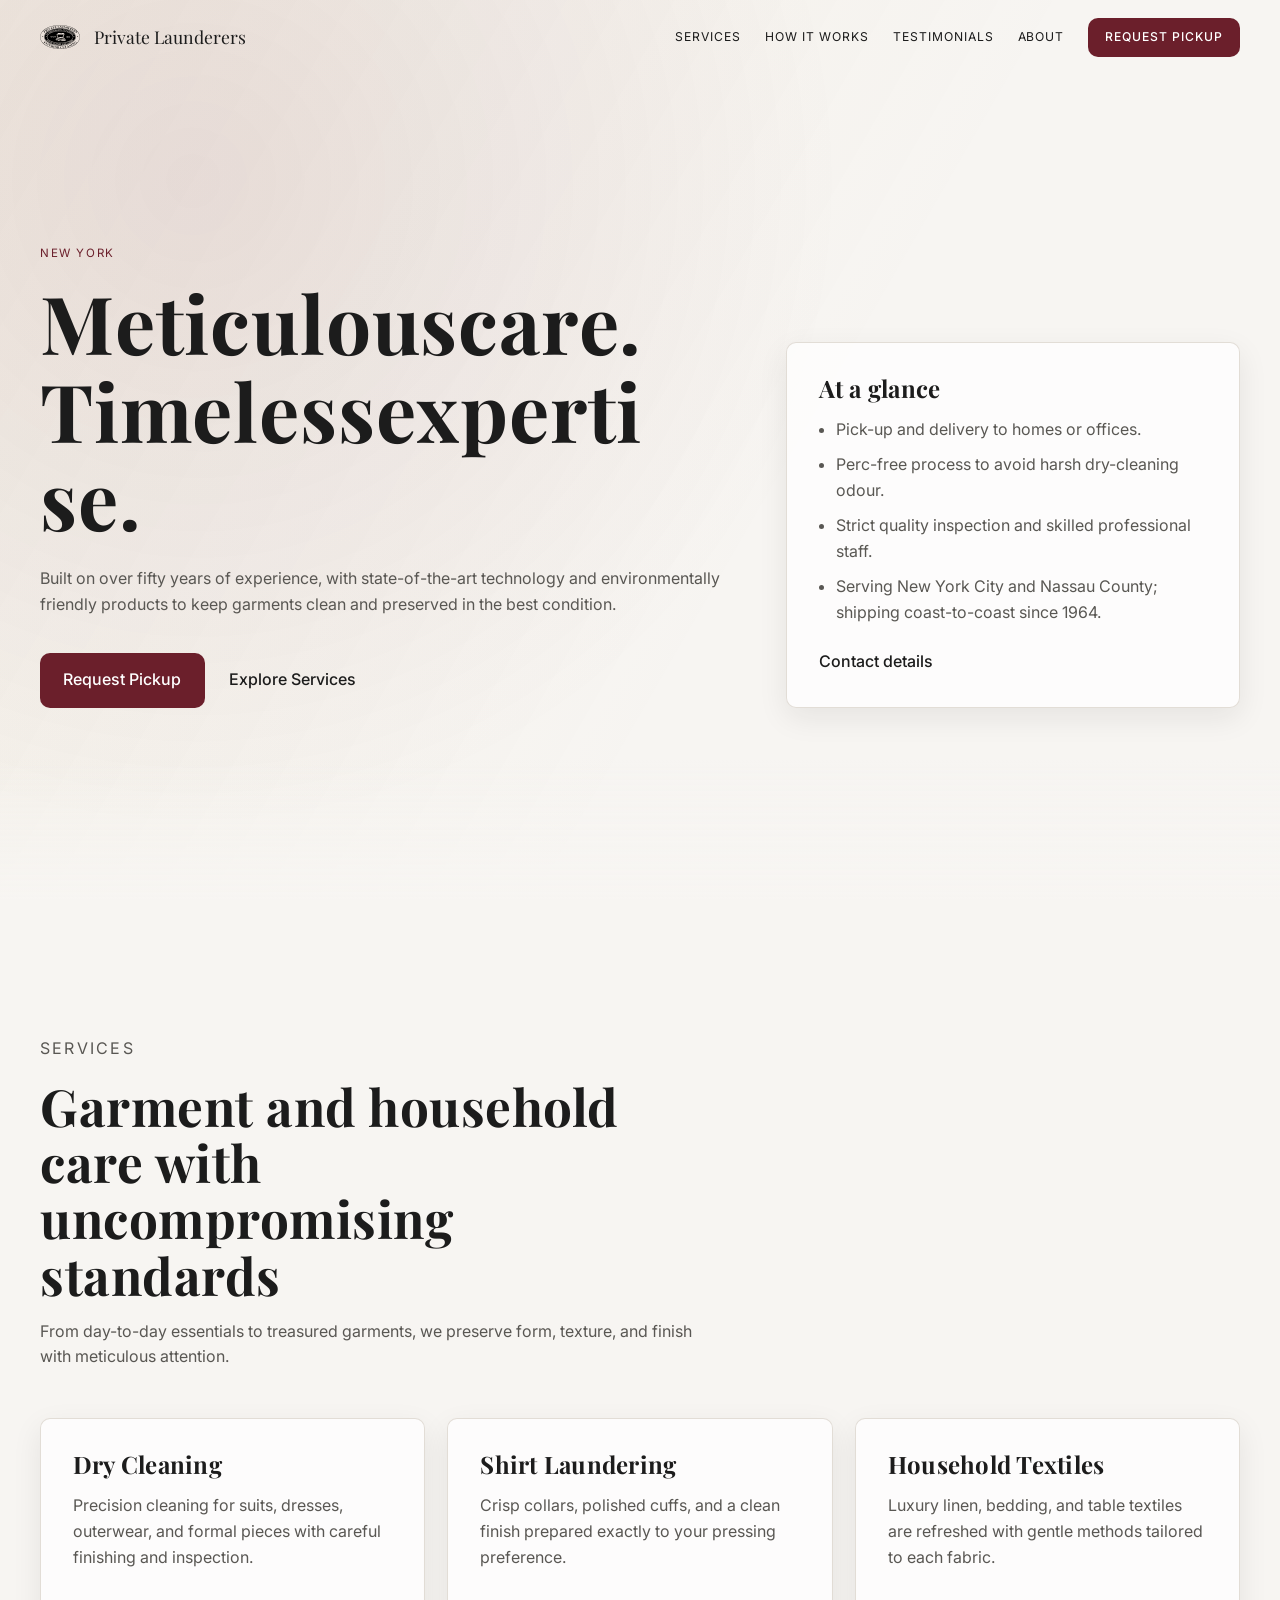
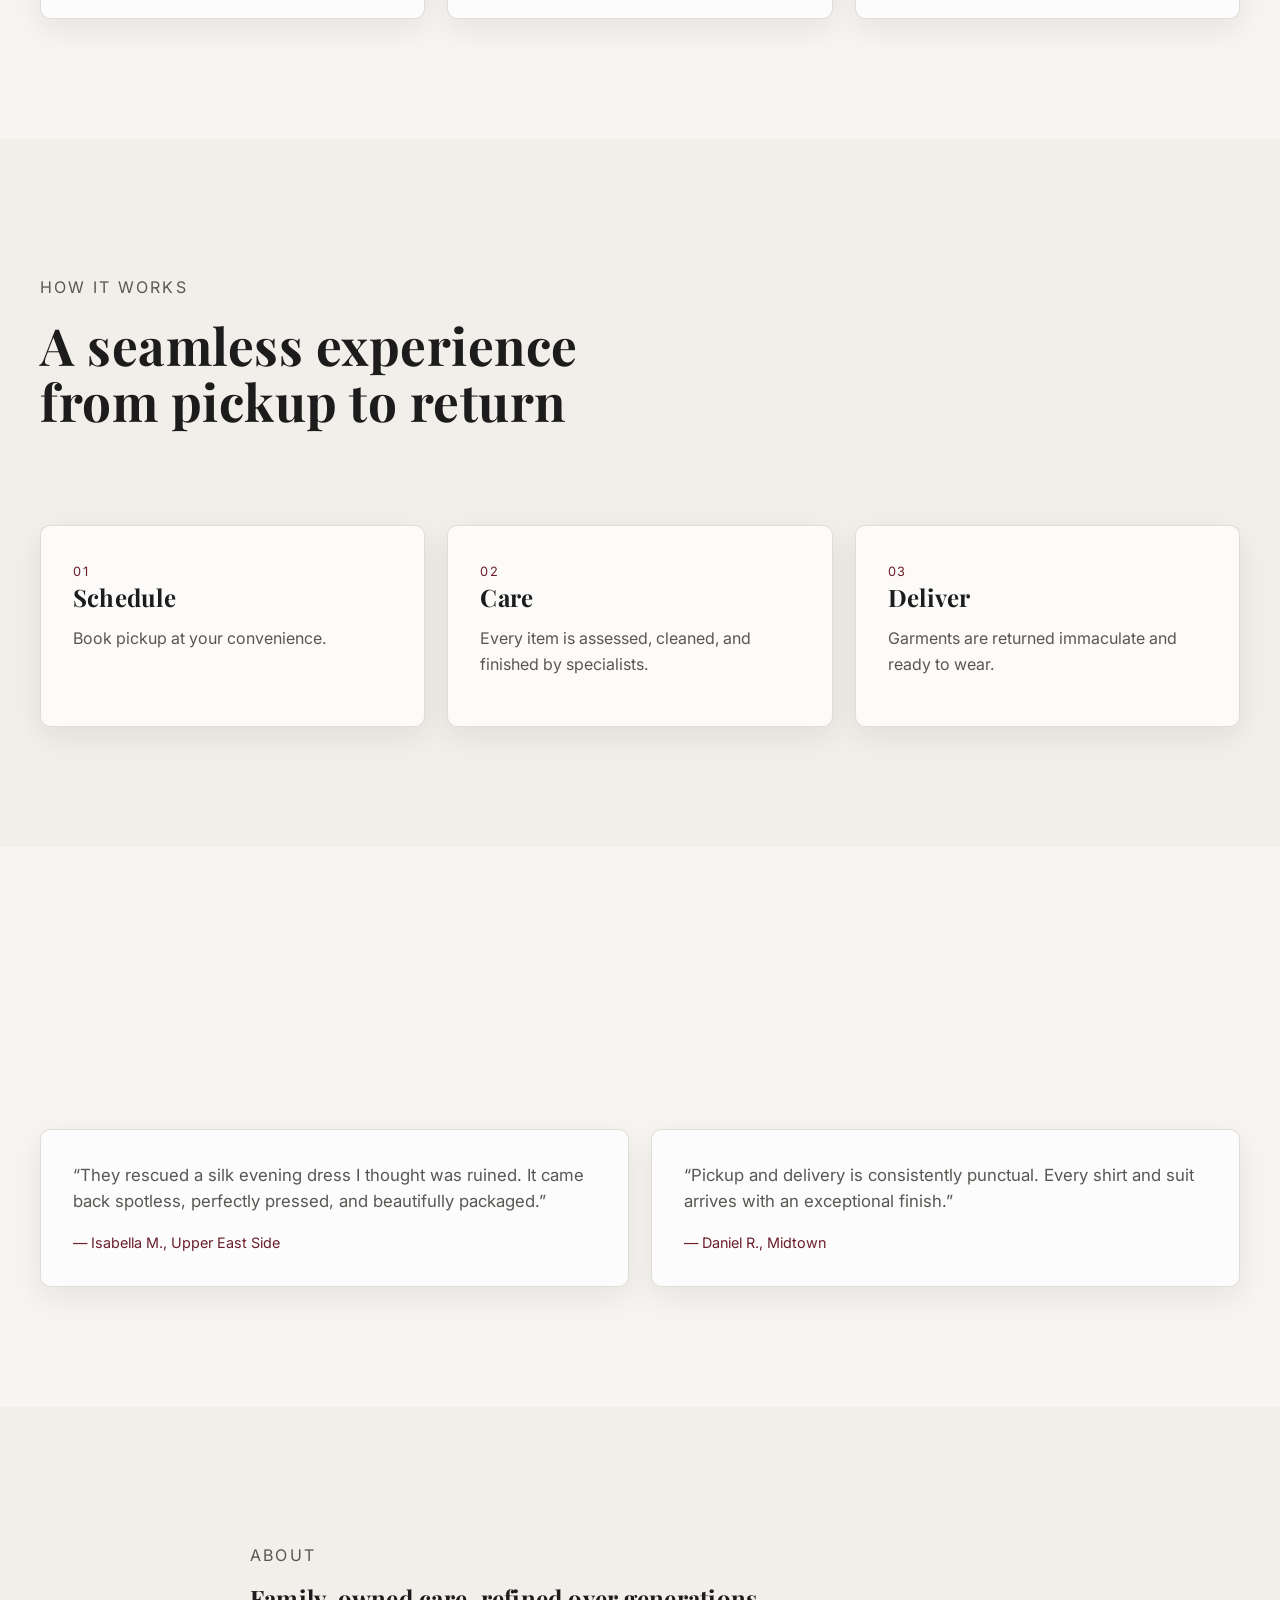
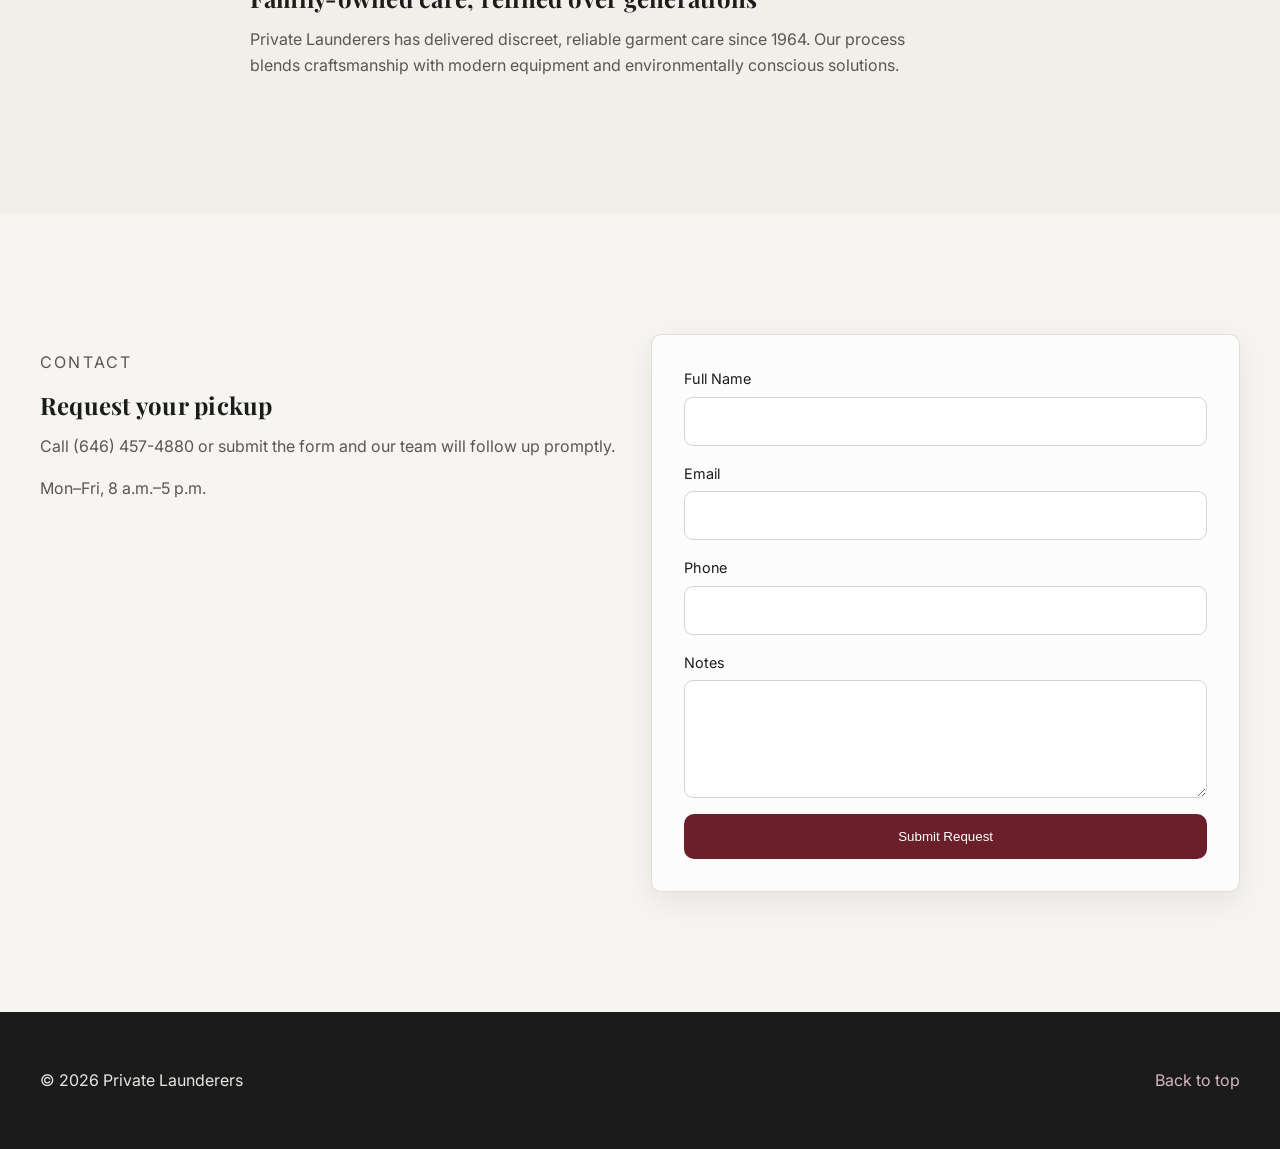
<file: index.html>
<!doctype html>
<html lang="en">
<head>
  <meta charset="utf-8" />
  <meta name="viewport" content="width=device-width, initial-scale=1" />
  <meta name="theme-color" content="#f7f5f2" />
  <title>Private Launderers | Meticulous Care, Timeless Expertise</title>
  <meta name="description" content="Private Launderers delivers meticulous care and timeless expertise with pick-up and delivery across New York City and Nassau County." />
  <link rel="preconnect" href="https://fonts.googleapis.com" />
  <link rel="preconnect" href="https://fonts.gstatic.com" crossorigin />
  <link href="https://fonts.googleapis.com/css2?family=Inter:wght@400;500;600&family=Playfair+Display:wght@600;700&display=swap" rel="stylesheet" />
  <link rel="stylesheet" href="styles.css" />
</head>
<body>
  <a class="skip-link" href="#main">Skip to content</a>

  <header class="site-header" id="top">
    <div class="container nav-wrap">
      <a class="brand" href="#home" aria-label="Private Launderers Home">
        <img src="private launderers.svg" alt="Private Launderers logo" />
        <span>Private Launderers</span>
      </a>
      <button class="nav-toggle" aria-expanded="false" aria-controls="primary-nav">
        <span></span><span></span>
      </button>
      <nav id="primary-nav" class="nav" aria-label="Primary navigation">
        <a href="#services">Services</a>
        <a href="#process">How It Works</a>
        <a href="#testimonials">Testimonials</a>
        <a href="#about">About</a>
        <a class="btn btn-small" href="#contact">Request Pickup</a>
      </nav>
    </div>
  </header>

  <main id="main">
    <section class="hero" id="home">
      <div class="hero-bg" aria-hidden="true"></div>
      <div class="container hero-grid">
        <div>
          <p class="eyebrow reveal">New York</p>
          <h1 class="hero-title" data-animate="headline">Meticulous care. Timeless expertise.</h1>
          <p class="hero-sub reveal">Built on over fifty years of experience, with state-of-the-art technology and environmentally friendly products to keep garments clean and preserved in the best condition.</p>
          <div class="hero-actions reveal">
            <a class="btn" href="#contact">Request Pickup</a>
            <a class="text-link" href="#services">Explore Services</a>
          </div>
        </div>
        <aside class="hero-panel reveal" aria-label="At a glance">
          <h2>At a glance</h2>
          <ul>
            <li>Pick-up and delivery to homes or offices.</li>
            <li>Perc-free process to avoid harsh dry-cleaning odour.</li>
            <li>Strict quality inspection and skilled professional staff.</li>
            <li>Serving New York City and Nassau County; shipping coast-to-coast since 1964.</li>
          </ul>
          <a class="text-link" href="#contact">Contact details</a>
        </aside>
      </div>
      <div class="hero-fade" aria-hidden="true"></div>
    </section>

    <section class="section" id="services">
      <div class="container">
        <header class="section-head reveal">
          <p class="eyebrow">Services</p>
          <h2>Garment and household care with uncompromising standards</h2>
          <p>From day-to-day essentials to treasured garments, we preserve form, texture, and finish with meticulous attention.</p>
        </header>
        <div class="card-grid stagger">
          <article class="card">
            <h3>Dry Cleaning</h3>
            <p>Precision cleaning for suits, dresses, outerwear, and formal pieces with careful finishing and inspection.</p>
          </article>
          <article class="card">
            <h3>Shirt Laundering</h3>
            <p>Crisp collars, polished cuffs, and a clean finish prepared exactly to your pressing preference.</p>
          </article>
          <article class="card">
            <h3>Household Textiles</h3>
            <p>Luxury linen, bedding, and table textiles are refreshed with gentle methods tailored to each fabric.</p>
          </article>
        </div>
      </div>
    </section>

    <section class="section alt" id="process">
      <div class="container process-grid">
        <header class="section-head reveal">
          <p class="eyebrow">How It Works</p>
          <h2>A seamless experience from pickup to return</h2>
        </header>
        <ol class="steps stagger">
          <li class="step"><span>01</span><h3>Schedule</h3><p>Book pickup at your convenience.</p></li>
          <li class="step"><span>02</span><h3>Care</h3><p>Every item is assessed, cleaned, and finished by specialists.</p></li>
          <li class="step"><span>03</span><h3>Deliver</h3><p>Garments are returned immaculate and ready to wear.</p></li>
        </ol>
      </div>
    </section>

    <section class="section" id="testimonials">
      <div class="container">
        <header class="section-head reveal">
          <p class="eyebrow">Testimonials</p>
          <h2>What clients are saying</h2>
        </header>
        <div class="quotes stagger">
          <blockquote class="quote">
            “They rescued a silk evening dress I thought was ruined. It came back spotless, perfectly pressed, and beautifully packaged.”
            <cite>— Isabella M., Upper East Side</cite>
          </blockquote>
          <blockquote class="quote">
            “Pickup and delivery is consistently punctual. Every shirt and suit arrives with an exceptional finish.”
            <cite>— Daniel R., Midtown</cite>
          </blockquote>
        </div>
      </div>
    </section>

    <section class="section alt" id="about">
      <div class="container narrow reveal">
        <p class="eyebrow">About</p>
        <h2>Family-owned care, refined over generations</h2>
        <p>Private Launderers has delivered discreet, reliable garment care since 1964. Our process blends craftsmanship with modern equipment and environmentally conscious solutions.</p>
      </div>
    </section>

    <section class="section" id="contact">
      <div class="container contact-grid">
        <div class="reveal">
          <p class="eyebrow">Contact</p>
          <h2>Request your pickup</h2>
          <p>Call <a href="tel:+16464574880">(646) 457-4880</a> or submit the form and our team will follow up promptly.</p>
          <p>Mon–Fri, 8 a.m.–5 p.m.</p>
        </div>
        <form class="contact-form reveal" novalidate>
          <label>Full Name<input type="text" name="name" required /></label>
          <label>Email<input type="email" name="email" required /></label>
          <label>Phone<input type="tel" name="phone" /></label>
          <label>Notes<textarea name="notes" rows="4"></textarea></label>
          <button class="btn" type="submit">Submit Request</button>
        </form>
      </div>
    </section>
  </main>

  <footer class="site-footer">
    <div class="container footer-wrap">
      <p>© <span id="year"></span> Private Launderers</p>
      <div>
        <a href="#top">Back to top</a>
      </div>
    </div>
  </footer>

  <script src="script.js"></script>
</body>
</html>
</file>
<file: styles.css>
:root {
  --bg: #f7f5f2;
  --bg-alt: #f2efea;
  --text: #1c1c1c;
  --muted: #595753;
  --accent: #6b1f2b;
  --accent-dark: #5a1a23;
  --line: #d8d2ca;
  --footer: #1b1b1b;
  --footer-text: #e9e6e2;
  --brass: #c6a75e;
  --radius: 10px;
  --shadow: 0 10px 30px rgba(28, 28, 28, 0.08);
}

* { box-sizing: border-box; }
html { scroll-behavior: smooth; }
body {
  margin: 0;
  font-family: Inter, system-ui, sans-serif;
  color: var(--text);
  background: var(--bg);
  line-height: 1.6;
}

img { max-width: 100%; display: block; }
a { color: inherit; text-decoration: none; }

.skip-link {
  position: absolute;
  left: -9999px;
}
.skip-link:focus {
  left: 1rem;
  top: 1rem;
  background: #fff;
  padding: 0.5rem 0.75rem;
  border-radius: 6px;
}

.container {
  width: min(1200px, calc(100% - 4rem));
  margin-inline: auto;
}

.section {
  padding: 120px 0;
  background: var(--bg);
}
.section.alt {
  background: var(--bg-alt);
}

.site-header {
  position: fixed;
  inset: 0 0 auto 0;
  z-index: 100;
  padding: 1.1rem 0;
  transition: background-color 300ms ease, box-shadow 300ms ease, backdrop-filter 300ms ease;
}
.site-header.scrolled {
  background: rgba(247, 245, 242, 0.92);
  box-shadow: 0 2px 20px rgba(28, 28, 28, 0.06);
  backdrop-filter: blur(8px);
}

.nav-wrap {
  display: flex;
  align-items: center;
  justify-content: space-between;
  gap: 2rem;
}
.brand {
  display: flex;
  align-items: center;
  gap: 0.85rem;
}
.brand img { width: 40px; }
.brand span {
  font-family: "Playfair Display", serif;
  font-size: 1.1rem;
}

.nav {
  display: flex;
  align-items: center;
  gap: 1.5rem;
}
.nav > a {
  text-transform: uppercase;
  letter-spacing: 0.08em;
  font-size: 0.76rem;
  position: relative;
}
.nav > a:not(.btn-small)::after,
.text-link::after,
.site-footer a::after {
  content: "";
  position: absolute;
  left: 0;
  bottom: -0.25rem;
  width: 100%;
  height: 1px;
  background: var(--accent);
  transform: scaleX(0);
  transform-origin: left;
  transition: transform 280ms ease;
}
.nav > a:hover::after,
.text-link:hover::after,
.site-footer a:hover::after { transform: scaleX(1); }

.nav-toggle {
  display: none;
  background: none;
  border: 0;
  padding: 0;
}
.nav-toggle span {
  display: block;
  width: 24px;
  height: 2px;
  margin: 4px 0;
  background: var(--text);
}

.hero {
  position: relative;
  min-height: 100svh;
  display: flex;
  align-items: center;
  overflow: hidden;
  padding: 160px 0 120px;
}
.hero-bg {
  position: absolute;
  inset: 0;
  background: radial-gradient(circle at 15% 20%, rgba(107, 31, 43, 0.1), transparent 50%),
              linear-gradient(120deg, rgba(198, 167, 94, 0.08), transparent 60%);
  transform: translateY(0);
  will-change: transform;
}
.hero-fade {
  position: absolute;
  left: 0;
  right: 0;
  bottom: 0;
  height: 140px;
  background: linear-gradient(to bottom, rgba(247, 245, 242, 0), var(--bg));
}
.hero-grid {
  display: grid;
  grid-template-columns: 1.2fr 0.8fr;
  gap: 4rem;
  position: relative;
}
.eyebrow {
  text-transform: uppercase;
  letter-spacing: 0.14em;
  font-size: 0.72rem;
  color: var(--accent);
}
.hero-title,
h2, h3 {
  font-family: "Playfair Display", serif;
  line-height: 1.1;
  letter-spacing: 0.01em;
  margin: 0;
}
.hero-title {
  font-size: clamp(2.5rem, 7vw, 5rem);
  margin: 1rem 0 1.5rem;
  max-width: 12ch;
}
.hero-sub,
.section-head p,
.card p,
.step p,
.quote,
.narrow p,
.contact-grid p {
  max-width: 680px;
  color: var(--muted);
  font-size: 1rem;
}
.hero-actions {
  margin-top: 2.2rem;
  display: flex;
  align-items: center;
  gap: 1.5rem;
}

.btn {
  display: inline-flex;
  align-items: center;
  justify-content: center;
  padding: 0.86rem 1.4rem;
  background: var(--accent);
  color: #fff;
  border-radius: 10px;
  font-weight: 500;
  border: 1px solid transparent;
  transition: transform 280ms ease, box-shadow 280ms ease, background-color 280ms ease;
}
.btn:hover {
  transform: translateY(-2px);
  background: var(--accent-dark);
  box-shadow: 0 12px 24px rgba(90, 26, 35, 0.25);
}
.btn-small { padding: 0.55rem 1rem; }
.text-link {
  color: var(--text);
  position: relative;
  font-weight: 500;
}

.hero-panel,
.card,
.quote,
.contact-form,
.step {
  background: rgba(255, 255, 255, 0.72);
  border: 1px solid rgba(216, 210, 202, 0.75);
  border-radius: var(--radius);
  box-shadow: var(--shadow);
}
.hero-panel {
  padding: 2rem;
  align-self: end;
}
.hero-panel h2 {
  font-size: 1.5rem;
  margin-bottom: 1rem;
}
.hero-panel ul { margin: 0 0 1.5rem 1.1rem; padding: 0; }
.hero-panel li { margin-bottom: 0.6rem; color: var(--muted); }

.section-head {
  margin-bottom: 3rem;
}
.section-head h2 {
  font-size: clamp(2rem, 4vw, 3.2rem);
  max-width: 18ch;
  margin: 0.8rem 0 1rem;
}

.card-grid,
.steps,
.quotes,
.contact-grid {
  display: grid;
  gap: 1.4rem;
}
.card-grid { grid-template-columns: repeat(3, minmax(0, 1fr)); }
.card {
  padding: 2rem;
  transition: transform 280ms ease, box-shadow 280ms ease;
}
.card:hover,
.step:hover,
.quote:hover {
  transform: translateY(-6px);
  box-shadow: 0 16px 35px rgba(28, 28, 28, 0.12);
}
.card h3,
.step h3 { font-size: 1.5rem; margin-bottom: 0.6rem; }

.process-grid { display: grid; gap: 2rem; }
.steps { grid-template-columns: repeat(3, minmax(0, 1fr)); list-style: none; margin: 0; padding: 0; }
.step { padding: 2rem; }
.step span {
  color: var(--accent);
  font-size: 0.8rem;
  letter-spacing: 0.12em;
}

.quotes { grid-template-columns: repeat(2, minmax(0, 1fr)); }
.quote {
  margin: 0;
  padding: 2rem;
  font-size: 1.05rem;
}
.quote cite {
  display: block;
  margin-top: 1rem;
  color: var(--accent);
  font-style: normal;
  font-size: 0.9rem;
}

.narrow { max-width: 780px; }

.contact-grid {
  grid-template-columns: 1fr 1fr;
  align-items: start;
}
.contact-form {
  padding: 2rem;
  display: grid;
  gap: 1rem;
}
.contact-form label {
  display: grid;
  gap: 0.4rem;
  font-size: 0.9rem;
}
input, textarea {
  font: inherit;
  color: var(--text);
  background: #fff;
  border: 1px solid var(--line);
  border-radius: 9px;
  padding: 0.75rem 0.85rem;
  transition: border-color 250ms ease, box-shadow 250ms ease;
}
input:focus, textarea:focus {
  outline: none;
  border-color: var(--accent);
  box-shadow: 0 0 0 4px rgba(107, 31, 43, 0.14);
}

.site-footer {
  background: var(--footer);
  color: var(--footer-text);
  padding: 2.5rem 0;
}
.footer-wrap {
  display: flex;
  justify-content: space-between;
  align-items: center;
}
.site-footer a {
  position: relative;
  color: #d4b8be;
}

.reveal {
  opacity: 0;
  transform: translate3d(0, 22px, 0);
  transition: opacity 600ms ease-out, transform 600ms cubic-bezier(0.22, 0.61, 0.36, 1);
}
.reveal.visible {
  opacity: 1;
  transform: translate3d(0, 0, 0);
}

@media (max-width: 980px) {
  .hero-grid,
  .card-grid,
  .steps,
  .quotes,
  .contact-grid {
    grid-template-columns: 1fr;
  }

  .nav-toggle { display: block; }
  .nav {
    position: absolute;
    right: 2rem;
    top: calc(100% + 0.5rem);
    background: rgba(247, 245, 242, 0.97);
    border: 1px solid var(--line);
    border-radius: var(--radius);
    box-shadow: var(--shadow);
    padding: 1rem;
    display: none;
    flex-direction: column;
    align-items: flex-start;
  }
  .nav.open { display: flex; }
}

@media (prefers-reduced-motion: reduce) {
  html { scroll-behavior: auto; }
  * { transition-duration: 0.01ms !important; animation-duration: 0.01ms !important; }
}
</file>
